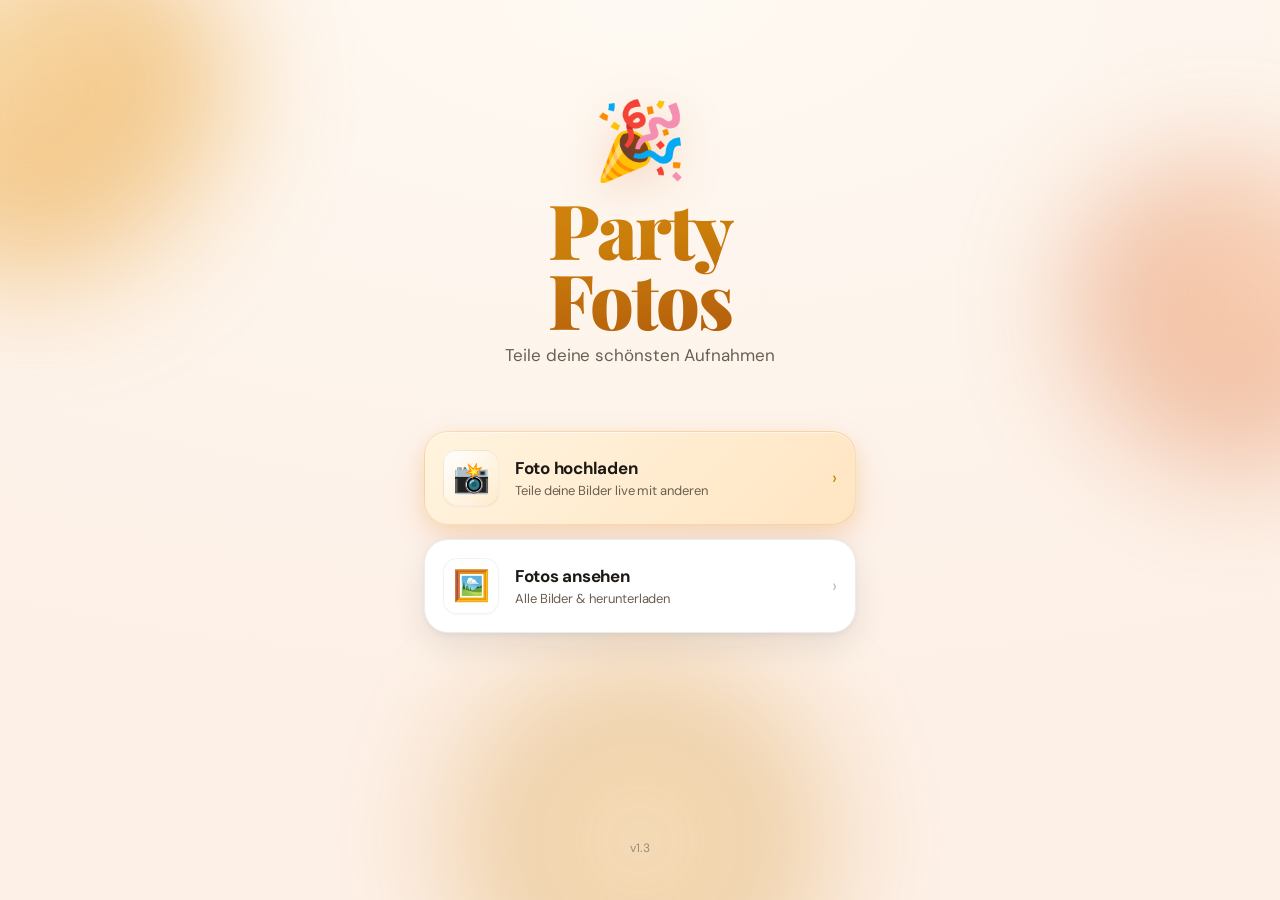
<file: index.html>
<!doctype html>
<html lang="de">
<head>
<meta charset="utf-8">
<meta name="viewport" content="width=device-width,initial-scale=1,viewport-fit=cover,user-scalable=no">
<meta name="theme-color" content="#FEF9F2">
<title>Party Fotos</title>
<link rel="preconnect" href="https://fonts.googleapis.com">
<link rel="preconnect" href="https://fonts.gstatic.com" crossorigin>
<link href="https://fonts.googleapis.com/css2?family=Playfair+Display:wght@700;800;900&family=DM+Sans:wght@400;500;600;700&display=swap" rel="stylesheet">
<link rel="stylesheet" href="styles.css">
<style>
  .home {
    display: flex;
    flex-direction: column;
    min-height: 100vh;
    min-height: 100svh;
    padding: calc(var(--safe-top) + 32px) 24px calc(var(--safe-bot) + 24px);
  }
  .hero {
    text-align: center;
    margin-top: clamp(28px, 8vh, 80px);
  }
  .hero .confetti {
    font-size: 76px;
    line-height: 1;
    display: inline-block;
    transform-origin: 70% 70%;
    animation: pop 1.1s cubic-bezier(.2,.7,.2,1) .05s both, sway 6s ease-in-out 1.2s infinite;
    filter: drop-shadow(0 10px 22px rgba(212,90,30,0.22));
  }
  @keyframes pop {
    0%   { opacity: 0; transform: scale(.5) rotate(-20deg); }
    60%  { opacity: 1; transform: scale(1.15) rotate(8deg); }
    100% { opacity: 1; transform: scale(1) rotate(0); }
  }
  @keyframes sway {
    0%,100% { transform: rotate(0); }
    50%      { transform: rotate(-6deg); }
  }
  .hero h1 {
    font-family: var(--display);
    font-weight: 900;
    letter-spacing: -0.03em;
    line-height: 0.92;
    font-size: clamp(56px, 18vw, 76px);
    margin: 14px 0 10px;
    background: linear-gradient(170deg, #D78410 0%, #C97D0A 40%, #B0570E 100%);
    -webkit-background-clip: text;
    background-clip: text;
    -webkit-text-fill-color: transparent;
    text-wrap: balance;
  }
  .hero p {
    font-size: 17px;
    color: var(--ink-soft);
    margin: 0;
    letter-spacing: -0.005em;
  }
  .actions {
    display: flex;
    flex-direction: column;
    gap: 14px;
    margin-top: clamp(36px, 7vh, 64px);
  }
  .diashow-wrap {
    display: flex;
    justify-content: center;
    margin-top: 22px;
  }
  .version {
    margin-top: auto;
    padding-top: 24px;
  }
</style>
</head>
<body>
  <div class="blobs" aria-hidden="true">
    <div class="blob b1"></div>
    <div class="blob b2"></div>
    <div class="blob b3"></div>
  </div>

  <main class="app home" data-screen-label="Startseite">
    <section class="hero">
      <div class="confetti" aria-hidden="true">🎉</div>
      <h1 class="enter enter-1" id="heroTitle">Party<br>Fotos</h1>
      <p class="tagline enter enter-2" id="heroTagline">Teile deine schönsten Aufnahmen</p>
    </section>

    <section class="actions" aria-label="Aktionen">
      <a class="action-card primary enter enter-3" href="upload.html">
        <div class="icon-tile" aria-hidden="true">📸</div>
        <div class="copy">
          <div class="title">Foto hochladen</div>
          <div class="subtitle">Teile deine Bilder live mit anderen</div>
        </div>
        <div class="chev" aria-hidden="true">›</div>
      </a>
      <a class="action-card enter enter-4" href="gallery.html">
        <div class="icon-tile" aria-hidden="true">🖼️</div>
        <div class="copy">
          <div class="title">Fotos ansehen</div>
          <div class="subtitle">Alle Bilder &amp; herunterladen</div>
        </div>
        <div class="chev" aria-hidden="true">›</div>
      </a>
    </section>

    <footer class="version enter enter-5">v1.3</footer>
  </main>
<script>
(function(){
  // Titel dynamisch aus config.json laden
  fetch('admin.php?action=get_config')
    .then(r => r.json())
    .then(d => {
      if (!d.ok) return;
      if (d.title) {
        const el = document.getElementById('heroTitle');
        if (el) el.innerHTML = d.title.replace(/\s+/, '<br>');
        document.title = d.title;
      }
      if (d.tagline) {
        const tl = document.getElementById('heroTagline');
        if (tl) tl.textContent = d.tagline;
      }
    })
    .catch(() => {});
})();
</script>
</body>
</html>
</file>
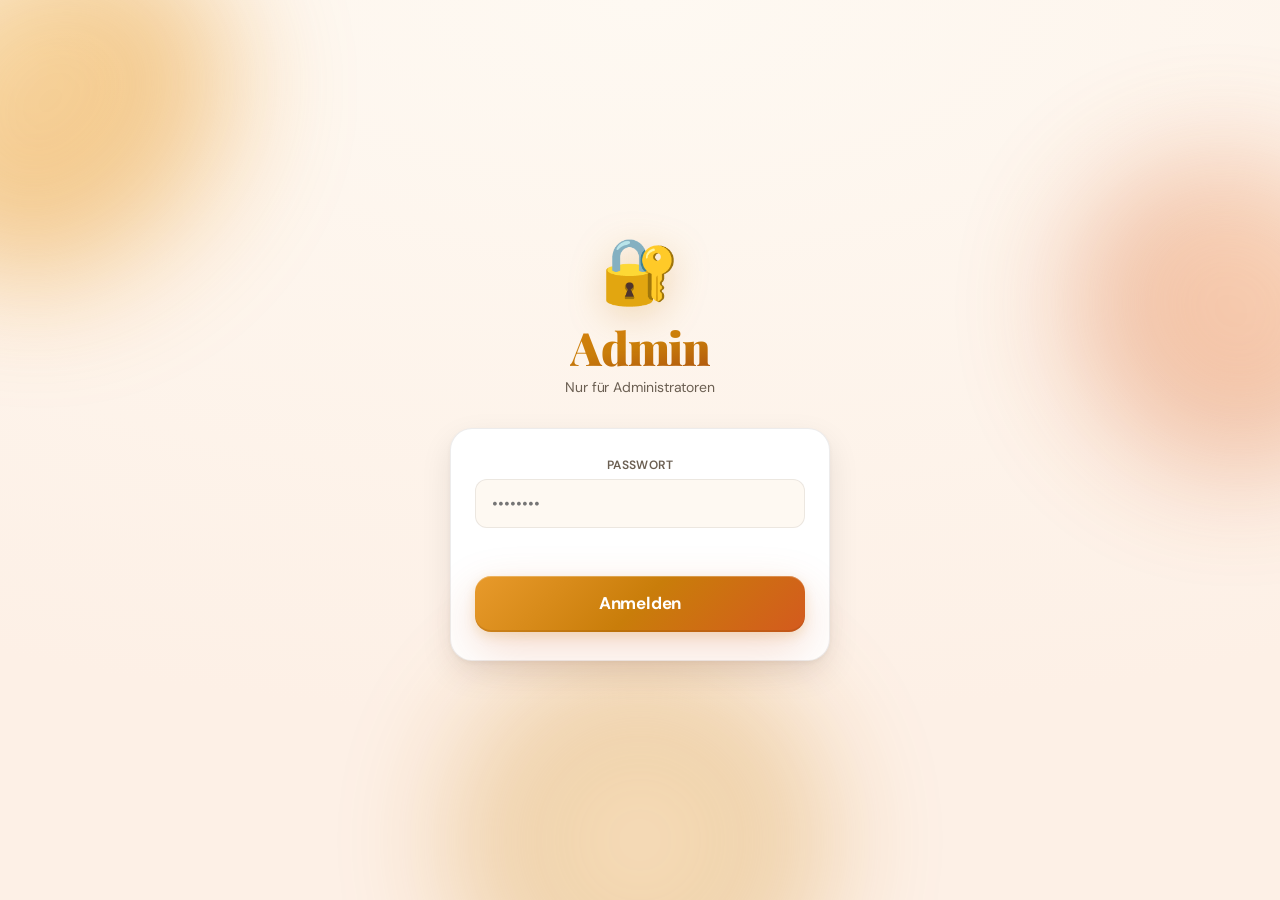
<file: admin.html>
<!doctype html>
<html lang="de">
<head>
<meta charset="utf-8">
<meta name="viewport" content="width=device-width,initial-scale=1,viewport-fit=cover,user-scalable=no">
<meta name="theme-color" content="#FEF9F2">
<title>Admin · Party Fotos</title>
<link rel="preconnect" href="https://fonts.googleapis.com">
<link rel="preconnect" href="https://fonts.gstatic.com" crossorigin>
<link href="https://fonts.googleapis.com/css2?family=Playfair+Display:wght@700;800;900&family=DM+Sans:wght@400;500;600;700&display=swap" rel="stylesheet">
<link rel="stylesheet" href="styles.css">
<style>
  /* ── Login ─────────────────────────────────────────────────── */
  #login-screen {
    display: flex;
    flex-direction: column;
    align-items: center;
    justify-content: center;
    min-height: 100svh;
    padding: 32px 28px calc(var(--safe-bot) + 32px);
    text-align: center;
    position: relative;
    z-index: 1;
  }
  #login-screen .lock-icon {
    font-size: 64px;
    line-height: 1;
    filter: drop-shadow(0 8px 18px rgba(201,125,10,0.25));
    animation: bob 4s ease-in-out infinite;
    margin-bottom: 20px;
  }
  #login-screen h1 {
    font-family: var(--display);
    font-weight: 900;
    font-size: clamp(34px, 10vw, 46px);
    letter-spacing: -0.028em;
    line-height: 1;
    margin: 0 0 8px;
    background: linear-gradient(170deg, #D78410 0%, #C97D0A 50%, #B0570E 100%);
    -webkit-background-clip: text; background-clip: text;
    -webkit-text-fill-color: transparent;
  }
  #login-screen .sub {
    font-size: 14px;
    color: var(--ink-soft);
    margin: 0 0 32px;
  }
  .login-card {
    width: 100%;
    max-width: 380px;
    background: var(--card);
    border-radius: 22px;
    padding: 28px 24px;
    box-shadow: var(--shadow-md);
    border: 1px solid var(--line);
  }
  .field-wrap {
    position: relative;
    margin-bottom: 16px;
  }
  .field-wrap label {
    display: block;
    font-size: 12px;
    font-weight: 600;
    color: var(--ink-soft);
    letter-spacing: 0.04em;
    text-transform: uppercase;
    margin-bottom: 6px;
  }
  .field-wrap input {
    width: 100%;
    padding: 13px 16px;
    border-radius: 12px;
    border: 1.5px solid var(--line);
    background: var(--bg-1);
    font-family: var(--body);
    font-size: 16px;
    color: var(--ink);
    outline: none;
    transition: border-color .15s ease, box-shadow .15s ease;
  }
  .field-wrap input:focus {
    border-color: var(--amber);
    box-shadow: 0 0 0 3px rgba(201,125,10,0.12);
  }
  .login-error {
    font-size: 13px;
    color: #C0392B;
    font-weight: 500;
    min-height: 18px;
    margin-bottom: 14px;
    text-align: center;
  }

  /* ── Dashboard ─────────────────────────────────────────────── */
  #dashboard { display: none; }
  #dashboard.visible { display: block; }

  .admin-header {
    padding: calc(var(--safe-top) + 18px) 20px 0;
    display: flex;
    align-items: center;
    justify-content: space-between;
    max-width: 480px;
    margin: 0 auto;
    position: relative;
    z-index: 1;
  }
  .admin-header h2 {
    font-family: var(--display);
    font-weight: 900;
    font-size: 26px;
    letter-spacing: -0.025em;
    margin: 0;
    background: linear-gradient(170deg, #D78410, #B0570E);
    -webkit-background-clip: text; background-clip: text;
    -webkit-text-fill-color: transparent;
  }
  .admin-header .badge {
    font-size: 11px;
    font-weight: 700;
    color: var(--amber);
    background: rgba(201,125,10,0.1);
    padding: 3px 10px;
    border-radius: 999px;
    letter-spacing: 0.04em;
    text-transform: uppercase;
  }

  /* Tab-Navigation */
  .tab-bar {
    display: flex;
    gap: 0;
    padding: 14px 20px 0;
    max-width: 480px;
    margin: 0 auto;
    position: relative;
    z-index: 1;
    border-bottom: 1.5px solid var(--line);
  }
  .tab-btn {
    flex: 1;
    background: none;
    border: none;
    padding: 10px 4px 12px;
    font-family: var(--body);
    font-size: 14px;
    font-weight: 600;
    color: var(--ink-mute);
    cursor: pointer;
    position: relative;
    transition: color .15s ease;
  }
  .tab-btn.active { color: var(--amber); }
  .tab-btn.active::after {
    content: "";
    position: absolute;
    bottom: -1.5px; left: 12%; right: 12%;
    height: 2.5px;
    border-radius: 2px;
    background: linear-gradient(90deg, #E89A2B, #D45A1E);
  }

  /* Tab-Inhalte */
  .tab-panel {
    display: none;
    padding: 20px 20px calc(var(--safe-bot) + 24px);
    max-width: 480px;
    margin: 0 auto;
    position: relative;
    z-index: 1;
  }
  .tab-panel.active { display: block; }

  /* ── Settings-Tab ──────────────────────────────────────── */
  .settings-section {
    background: var(--card);
    border-radius: 18px;
    padding: 20px;
    box-shadow: var(--shadow-sm);
    border: 1px solid var(--line);
    margin-bottom: 16px;
  }
  .settings-section h3 {
    font-size: 13px;
    font-weight: 700;
    color: var(--ink-soft);
    letter-spacing: 0.04em;
    text-transform: uppercase;
    margin: 0 0 14px;
  }
  .setting-row {
    margin-bottom: 14px;
  }
  .setting-row:last-child { margin-bottom: 0; }
  .setting-row label {
    display: block;
    font-size: 13px;
    font-weight: 600;
    color: var(--ink-soft);
    margin-bottom: 6px;
  }
  .setting-row input[type=text] {
    width: 100%;
    padding: 11px 14px;
    border-radius: 10px;
    border: 1.5px solid var(--line);
    background: var(--bg-1);
    font-family: var(--body);
    font-size: 15px;
    color: var(--ink);
    outline: none;
    transition: border-color .15s ease, box-shadow .15s ease;
  }
  .setting-row input[type=text]:focus {
    border-color: var(--amber);
    box-shadow: 0 0 0 3px rgba(201,125,10,0.12);
  }
  .setting-hint {
    font-size: 12px;
    color: var(--ink-mute);
    margin-top: 5px;
  }
  .save-feedback {
    font-size: 13px;
    min-height: 18px;
    font-weight: 500;
    margin-top: 12px;
    text-align: center;
    transition: opacity .3s ease;
  }
  .save-feedback.ok   { color: #2E7D32; }
  .save-feedback.err  { color: #C0392B; }

  /* ── Photos-Tab ──────────────────────────────────────────── */
  .admin-grid {
    display: grid;
    grid-template-columns: 1fr 1fr;
    gap: 10px;
  }
  .admin-tile {
    position: relative;
    aspect-ratio: 1 / 1;
    border-radius: 14px;
    overflow: hidden;
    background: var(--card);
    box-shadow: var(--shadow-sm);
  }
  .admin-tile img {
    position: absolute; inset: 0;
    width: 100%; height: 100%;
    object-fit: cover;
    display: block;
    transition: opacity .2s ease;
  }
  .admin-tile.hidden-tile img { opacity: 0.35; }
  .admin-tile .cat-badge {
    position: absolute;
    top: 7px; left: 7px;
    font-size: 10px;
    font-weight: 700;
    padding: 3px 7px;
    border-radius: 999px;
    text-transform: uppercase;
    letter-spacing: 0.04em;
  }
  .admin-tile .cat-badge.fotobox {
    background: rgba(201,125,10,0.85);
    color: #fff;
  }
  .admin-tile .cat-badge.guest {
    background: rgba(28,24,20,0.55);
    color: rgba(255,255,255,0.9);
  }
  .admin-tile .hidden-label {
    position: absolute;
    inset: 0;
    display: flex;
    align-items: center;
    justify-content: center;
    font-size: 11px;
    font-weight: 700;
    color: rgba(255,255,255,0.9);
    text-transform: uppercase;
    letter-spacing: 0.06em;
    background: rgba(28,24,20,0.35);
    opacity: 0;
    transition: opacity .2s ease;
  }
  .admin-tile.hidden-tile .hidden-label { opacity: 1; }
  .admin-tile .tile-actions {
    position: absolute;
    bottom: 0; left: 0; right: 0;
    display: flex;
    gap: 1px;
    background: rgba(28,24,20,0.55);
    backdrop-filter: blur(6px);
  }
  .admin-tile .tile-btn {
    flex: 1;
    border: none;
    background: transparent;
    color: #fff;
    font-family: var(--body);
    font-size: 11px;
    font-weight: 600;
    padding: 7px 4px;
    cursor: pointer;
    transition: background .15s ease;
    line-height: 1;
    text-align: center;
  }
  .admin-tile .tile-btn:hover { background: rgba(255,255,255,0.12); }
  .admin-tile .tile-btn.del { color: #FF8A80; }

  /* ── Diashow-Tab ─────────────────────────────────────────── */
  .diashow-section {
    background: var(--card);
    border-radius: 18px;
    padding: 28px 20px;
    box-shadow: var(--shadow-sm);
    border: 1px solid var(--line);
    text-align: center;
  }
  .diashow-section .big-icon {
    font-size: 64px;
    line-height: 1;
    display: inline-block;
    filter: drop-shadow(0 6px 14px rgba(201,125,10,0.2));
    margin-bottom: 16px;
  }
  .diashow-section h3 {
    font-family: var(--display);
    font-size: 22px;
    font-weight: 900;
    letter-spacing: -0.02em;
    color: var(--ink);
    margin: 0 0 8px;
  }
  .diashow-section p {
    font-size: 13px;
    color: var(--ink-soft);
    margin: 0 0 24px;
    line-height: 1.5;
  }
  .diashow-feedback {
    font-size: 13px;
    font-weight: 500;
    min-height: 18px;
    margin-top: 14px;
  }
  .diashow-feedback.ok  { color: #2E7D32; }
  .diashow-feedback.err { color: #C0392B; }

  /* Logout-Link */
  .logout-row {
    text-align: center;
    margin-top: 6px;
  }
  .logout-btn {
    background: none;
    border: none;
    font-family: var(--body);
    font-size: 13px;
    color: var(--ink-mute);
    cursor: pointer;
    text-decoration: underline;
    padding: 8px;
  }
</style>
</head>
<body>
  <div class="blobs" aria-hidden="true">
    <div class="blob b1"></div>
    <div class="blob b2"></div>
    <div class="blob b3"></div>
  </div>

  <!-- ── Login ──────────────────────────────────────────────── -->
  <div id="login-screen">
    <div class="lock-icon" aria-hidden="true">🔐</div>
    <h1>Admin</h1>
    <p class="sub">Nur für Administratoren</p>
    <div class="login-card enter enter-1">
      <div class="field-wrap">
        <label for="pwInput">Passwort</label>
        <input id="pwInput" type="password" autocomplete="current-password" placeholder="••••••••">
      </div>
      <div class="login-error" id="loginError"></div>
      <button class="btn btn-amber" id="loginBtn" type="button">Anmelden</button>
    </div>
  </div>

  <!-- ── Dashboard ──────────────────────────────────────────── -->
  <div id="dashboard">
    <header class="admin-header">
      <h2>Admin</h2>
      <span class="badge">Intern</span>
    </header>

    <nav class="tab-bar" role="tablist">
      <button class="tab-btn active" role="tab" data-tab="settings">⚙️ Einstellungen</button>
      <button class="tab-btn"        role="tab" data-tab="photos">🖼️ Bilder</button>
      <button class="tab-btn"        role="tab" data-tab="diashow">🖥️ Diashow</button>
    </nav>

    <!-- Tab: Einstellungen -->
    <div class="tab-panel active" id="tab-settings" role="tabpanel">
      <div class="settings-section">
        <h3>Startseite</h3>
        <div class="setting-row">
          <label for="inputTitle">Seiten-Titel</label>
          <input type="text" id="inputTitle" maxlength="80" placeholder="Party Fotos">
        </div>
        <div class="setting-row">
          <label for="inputTagline">Untertitel</label>
          <input type="text" id="inputTagline" maxlength="120" placeholder="Teile deine schönsten Aufnahmen">
        </div>
      </div>

      <div class="settings-section">
        <h3>Download-Wasserzeichen</h3>
        <div class="setting-row">
          <label for="inputWatermark">Wasserzeichen-Text</label>
          <input type="text" id="inputWatermark" maxlength="100" placeholder="Party 2025">
          <div class="setting-hint">Erscheint nur in heruntergeladenen Bildern, unten mittig.</div>
        </div>
      </div>

      <button class="btn btn-amber" id="saveConfigBtn" type="button">Einstellungen speichern</button>
      <div class="save-feedback" id="saveFeedback"></div>
      <div class="logout-row">
        <button class="logout-btn" id="logoutBtn" type="button">Abmelden</button>
      </div>
    </div>

    <!-- Tab: Bilder -->
    <div class="tab-panel" id="tab-photos" role="tabpanel">
      <div class="admin-grid" id="adminGrid"></div>
      <div id="photosEmpty" style="display:none; text-align:center; padding:48px 0; color:var(--ink-mute); font-size:14px;">
        Noch keine Fotos hochgeladen.
      </div>
    </div>

    <!-- Tab: Diashow -->
    <div class="tab-panel" id="tab-diashow" role="tabpanel">
      <div class="diashow-section">
        <div class="big-icon" aria-hidden="true">🖥️</div>
        <h3>Diashow starten</h3>
        <p>Öffnet Chromium im Kiosk-Modus auf dem Raspberry Pi und zeigt alle Fotos.</p>
        <button class="btn btn-amber" id="startSlideshowBtn" type="button">
          Diashow starten 🎬
        </button>
        <div class="diashow-feedback" id="diashowFeedback"></div>
      </div>
    </div>
  </div>

<script>
(function(){
  // ── Elemente ────────────────────────────────────────────────
  const loginScreen = document.getElementById('login-screen');
  const dashboard   = document.getElementById('dashboard');
  const pwInput     = document.getElementById('pwInput');
  const loginBtn    = document.getElementById('loginBtn');
  const loginError  = document.getElementById('loginError');
  const logoutBtn   = document.getElementById('logoutBtn');

  const tabBtns     = document.querySelectorAll('.tab-btn');
  const tabPanels   = document.querySelectorAll('.tab-panel');

  const inputTitle     = document.getElementById('inputTitle');
  const inputTagline   = document.getElementById('inputTagline');
  const inputWatermark = document.getElementById('inputWatermark');
  const saveConfigBtn  = document.getElementById('saveConfigBtn');
  const saveFeedback   = document.getElementById('saveFeedback');

  const adminGrid   = document.getElementById('adminGrid');
  const photosEmpty = document.getElementById('photosEmpty');

  const startSlideshowBtn = document.getElementById('startSlideshowBtn');
  const diashowFeedback   = document.getElementById('diashowFeedback');

  // ── Session-Check ───────────────────────────────────────────
  async function checkSession(){
    try {
      const r = await fetch('admin.php?action=check');
      const d = await r.json();
      if (d.logged_in) showDashboard();
    } catch(e) {}
  }

  // ── Login ───────────────────────────────────────────────────
  async function doLogin(){
    loginError.textContent = '';
    loginBtn.disabled = true;
    loginBtn.textContent = 'Prüfe…';
    const fd = new FormData();
    fd.append('password', pwInput.value);
    try {
      const r = await fetch('admin.php?action=login', { method: 'POST', body: fd });
      const d = await r.json();
      if (d.ok) {
        showDashboard();
      } else {
        loginError.textContent = d.error || 'Falsches Passwort';
        pwInput.value = '';
        pwInput.focus();
      }
    } catch(e) {
      loginError.textContent = 'Verbindungsfehler';
    } finally {
      loginBtn.disabled = false;
      loginBtn.textContent = 'Anmelden';
    }
  }

  loginBtn.addEventListener('click', doLogin);
  pwInput.addEventListener('keydown', e => { if (e.key === 'Enter') doLogin(); });

  // ── Logout ──────────────────────────────────────────────────
  logoutBtn.addEventListener('click', async () => {
    await fetch('admin.php?action=logout', { method: 'POST' });
    dashboard.classList.remove('visible');
    loginScreen.style.display = '';
    pwInput.value = '';
  });

  // ── Dashboard zeigen ────────────────────────────────────────
  function showDashboard(){
    loginScreen.style.display = 'none';
    dashboard.classList.add('visible');
    loadConfig();
    loadPhotos();
  }

  // ── Tabs ────────────────────────────────────────────────────
  tabBtns.forEach(btn => {
    btn.addEventListener('click', () => {
      tabBtns.forEach(b => b.classList.remove('active'));
      tabPanels.forEach(p => p.classList.remove('active'));
      btn.classList.add('active');
      document.getElementById('tab-' + btn.dataset.tab).classList.add('active');
    });
  });

  // ── Einstellungen laden ─────────────────────────────────────
  async function loadConfig(){
    try {
      const r = await fetch('admin.php?action=get_config');
      const d = await r.json();
      if (d.ok) {
        inputTitle.value     = d.title          || '';
        inputTagline.value   = d.tagline        || '';
        inputWatermark.value = d.watermark_text || '';
      }
    } catch(e) {}
  }

  // ── Einstellungen speichern ─────────────────────────────────
  saveConfigBtn.addEventListener('click', async () => {
    saveFeedback.textContent = '';
    saveFeedback.className = 'save-feedback';
    saveConfigBtn.disabled = true;
    const fd = new FormData();
    fd.append('title', inputTitle.value);
    fd.append('tagline', inputTagline.value);
    fd.append('watermark_text', inputWatermark.value);
    try {
      const r = await fetch('admin.php?action=save_config', { method: 'POST', body: fd });
      const d = await r.json();
      saveFeedback.classList.add(d.ok ? 'ok' : 'err');
      saveFeedback.textContent = d.ok ? '✓ Gespeichert!' : (d.error || 'Fehler beim Speichern');
    } catch(e) {
      saveFeedback.classList.add('err');
      saveFeedback.textContent = 'Verbindungsfehler';
    } finally {
      saveConfigBtn.disabled = false;
      setTimeout(() => { saveFeedback.textContent = ''; saveFeedback.className = 'save-feedback'; }, 3000);
    }
  });

  // ── Fotos laden (Admin) ─────────────────────────────────────
  async function loadPhotos(){
    adminGrid.innerHTML = '';
    try {
      const r = await fetch('admin.php?action=get_photos');
      const d = await r.json();
      if (!d.ok || !d.photos.length) {
        photosEmpty.style.display = '';
        return;
      }
      photosEmpty.style.display = 'none';
      d.photos.forEach(photo => renderAdminTile(photo));
    } catch(e) {
      adminGrid.innerHTML = '<p style="color:var(--ink-mute);font-size:14px;grid-column:1/-1;text-align:center;padding:32px">Ladefehler</p>';
    }
  }

  function renderAdminTile(photo){
    const tile = document.createElement('div');
    tile.className = 'admin-tile' + (photo.hidden ? ' hidden-tile' : '');
    tile.dataset.name = photo.name;

    const catLabel = photo.category === 'fotobox' ? 'Fotobox' : 'Gast';
    const catClass = photo.category === 'fotobox' ? 'fotobox' : 'guest';
    const hideLabel = photo.hidden ? 'Ausgeblendet' : 'Ausblenden';

    tile.innerHTML = `
      <img loading="lazy" src="thumbs/${encodeURIComponent(photo.name)}" alt="" onerror="this.onerror=null;this.src='uploads/${encodeURIComponent(photo.name)}';">
      <span class="cat-badge ${catClass}">${catLabel}</span>
      <div class="hidden-label">Ausgeblendet</div>
      <div class="tile-actions">
        <button class="tile-btn toggle-btn" data-hidden="${photo.hidden ? '1' : '0'}">${hideLabel}</button>
        <button class="tile-btn del del-btn">Löschen</button>
      </div>`;

    tile.querySelector('.toggle-btn').addEventListener('click', () => toggleHidden(photo.name, tile));
    tile.querySelector('.del-btn').addEventListener('click', () => deletePhoto(photo.name, tile));
    adminGrid.appendChild(tile);
  }

  async function toggleHidden(name, tile){
    const btn = tile.querySelector('.toggle-btn');
    const isHidden = btn.dataset.hidden === '1';
    const newHidden = !isHidden;
    btn.disabled = true;
    const fd = new FormData();
    fd.append('name', name);
    fd.append('hidden', newHidden ? '1' : '0');
    try {
      const r = await fetch('admin.php?action=set_hidden', { method: 'POST', body: fd });
      const d = await r.json();
      if (d.ok) {
        btn.dataset.hidden = newHidden ? '1' : '0';
        btn.textContent = newHidden ? 'Einblenden' : 'Ausblenden';
        tile.classList.toggle('hidden-tile', newHidden);
      }
    } catch(e) {}
    btn.disabled = false;
  }

  async function deletePhoto(name, tile){
    if (!confirm(`"${name}" wirklich löschen? Diese Aktion kann nicht rückgängig gemacht werden.`)) return;
    const fd = new FormData();
    fd.append('name', name);
    try {
      const r = await fetch('admin.php?action=delete_photo', { method: 'POST', body: fd });
      const d = await r.json();
      if (d.ok) {
        tile.style.transition = 'opacity .25s ease, transform .25s ease';
        tile.style.opacity = '0';
        tile.style.transform = 'scale(0.85)';
        setTimeout(() => tile.remove(), 250);
        if (!adminGrid.querySelector('.admin-tile')) photosEmpty.style.display = '';
      } else {
        alert(d.error || 'Fehler beim Löschen');
      }
    } catch(e) {
      alert('Verbindungsfehler');
    }
  }

  // ── Diashow starten ─────────────────────────────────────────
  startSlideshowBtn.addEventListener('click', async () => {
    diashowFeedback.textContent = '';
    diashowFeedback.className = 'diashow-feedback';
    startSlideshowBtn.disabled = true;
    startSlideshowBtn.textContent = 'Starte…';
    try {
      const r = await fetch('admin.php?action=start_slideshow', { method: 'POST' });
      const d = await r.json();
      diashowFeedback.classList.add(d.ok ? 'ok' : 'err');
      diashowFeedback.textContent = d.ok ? '✓ Diashow gestartet!' : (d.error || 'Fehler');
    } catch(e) {
      diashowFeedback.classList.add('err');
      diashowFeedback.textContent = 'Verbindungsfehler';
    } finally {
      startSlideshowBtn.disabled = false;
      startSlideshowBtn.textContent = 'Diashow starten 🎬';
    }
  });

  // ── Init ────────────────────────────────────────────────────
  checkSession();
})();
</script>
</body>
</html>
</file>
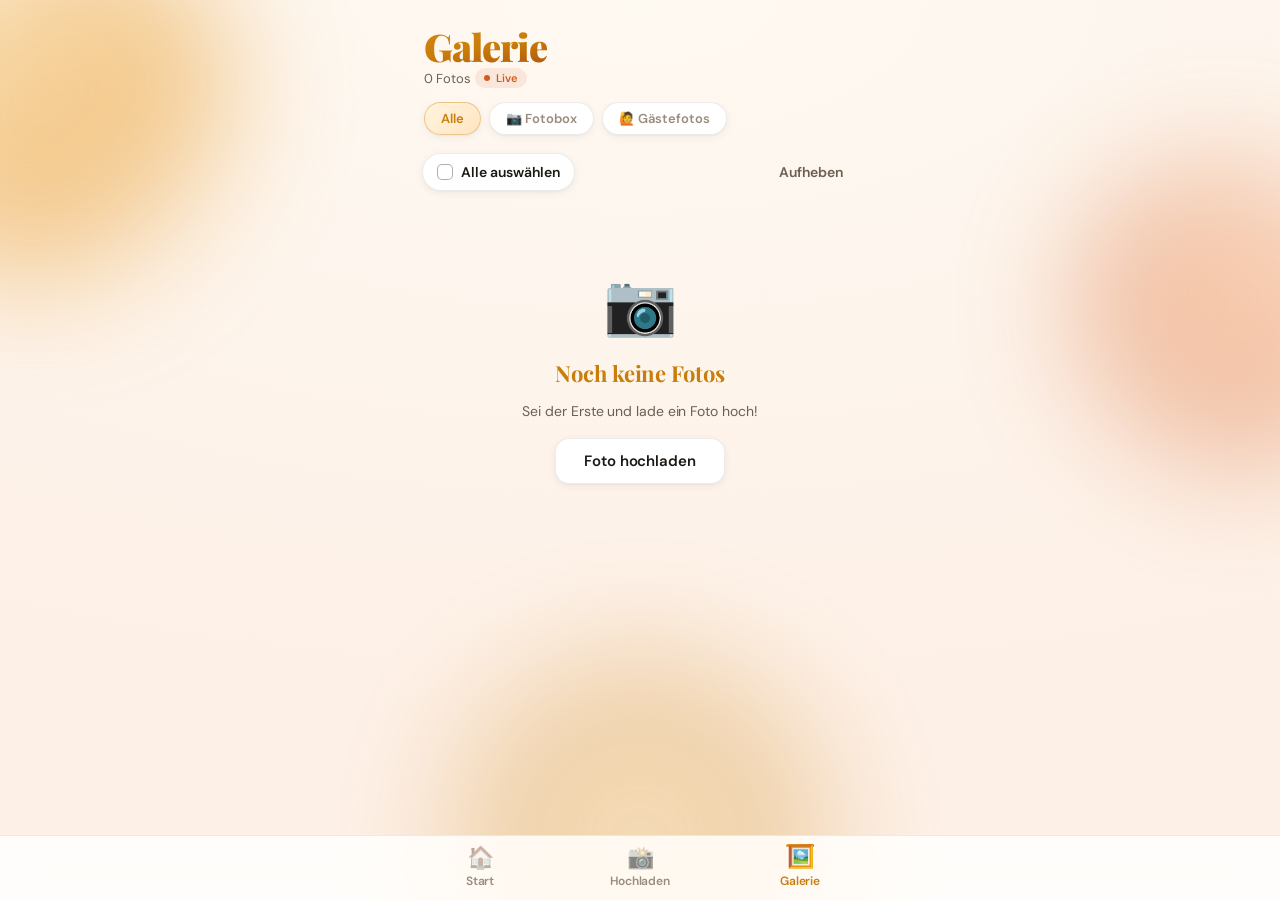
<file: gallery.html>
<!doctype html>
<html lang="de">
<head>
<meta charset="utf-8">
<meta name="viewport" content="width=device-width,initial-scale=1,viewport-fit=cover,user-scalable=no">
<meta name="theme-color" content="#FEF9F2">
<title>Galerie · Party Fotos</title>
<link rel="preconnect" href="https://fonts.googleapis.com">
<link rel="preconnect" href="https://fonts.gstatic.com" crossorigin>
<link href="https://fonts.googleapis.com/css2?family=Playfair+Display:wght@700;800;900&family=DM+Sans:wght@400;500;600;700&display=swap" rel="stylesheet">
<link rel="stylesheet" href="styles.css">
<style>
  .gallery {
    padding: calc(var(--safe-top) + 20px) 18px 20px;
  }
  .gallery .head {
    padding: 8px 6px 14px;
    display: flex;
    align-items: flex-end;
    justify-content: space-between;
    gap: 12px;
  }
  .gallery .head .title-wrap {
    display: flex; flex-direction: column; gap: 2px; min-width: 0;
  }
  .gallery h1 {
    font-family: var(--display);
    font-weight: 900;
    font-size: 38px;
    letter-spacing: -0.025em;
    line-height: 1;
    margin: 0;
    background: linear-gradient(170deg, #D78410 0%, #C97D0A 50%, #B0570E 100%);
    -webkit-background-clip: text; background-clip: text;
    -webkit-text-fill-color: transparent;
  }
  .gallery .count {
    font-size: 13px;
    color: var(--ink-soft);
    letter-spacing: -0.005em;
    display: flex;
    align-items: center;
    gap: 4px;
  }
  .gallery .count .live {
    display: inline-flex; align-items: center; gap: 6px;
    padding: 3px 9px; border-radius: 999px;
    background: rgba(212,90,30,0.1);
    color: var(--orange);
    font-weight: 600; font-size: 11px;
    letter-spacing: 0;
  }
  .gallery .count .dot {
    width: 6px; height: 6px; border-radius: 50%;
    background: var(--orange);
    box-shadow: 0 0 0 0 rgba(212,90,30,0.6);
    animation: pulse 1.6s ease-out infinite;
  }
  @keyframes pulse {
    0%   { box-shadow: 0 0 0 0 rgba(212,90,30,0.55); }
    100% { box-shadow: 0 0 0 8px rgba(212,90,30,0); }
  }

  /* Kategorie-Tabs */
  .cat-tabs {
    display: flex;
    gap: 8px;
    padding: 0 6px 14px;
    overflow-x: auto;
    -webkit-overflow-scrolling: touch;
    scrollbar-width: none;
  }
  .cat-tabs::-webkit-scrollbar { display: none; }
  .cat-tab {
    flex: 0 0 auto;
    padding: 7px 16px;
    border-radius: 999px;
    border: 1.5px solid var(--line);
    background: #fff;
    font-family: var(--body);
    font-size: 13px;
    font-weight: 600;
    color: var(--ink-mute);
    cursor: pointer;
    box-shadow: var(--shadow-sm);
    transition: background .15s ease, color .15s ease, border-color .15s ease;
  }
  .cat-tab.active {
    background: linear-gradient(135deg, #FFF4DF, #FFE5C2);
    border-color: rgba(201,125,10,0.35);
    color: var(--amber);
  }

  /* Android-Captive-Portal-Hinweis */
  .android-tip {
    display: none;
    align-items: flex-start;
    gap: 10px;
    margin: 0 4px 14px;
    padding: 12px 14px;
    border-radius: 14px;
    background: linear-gradient(135deg, #FFF4DF, #FFE5C2);
    border: 1px solid rgba(201,125,10,0.25);
  }
  .android-tip.show { display: flex; }
  .android-tip .ico { font-size: 18px; line-height: 1.3; flex: 0 0 auto; }
  .android-tip .txt {
    font-size: 12.5px;
    line-height: 1.45;
    color: var(--ink);
  }
  .android-tip .txt b { color: var(--amber); }
  .android-tip .close {
    margin-left: auto;
    border: 0; background: transparent;
    color: var(--ink-mute);
    font-size: 16px;
    line-height: 1;
    cursor: pointer;
    padding: 2px 4px;
    flex: 0 0 auto;
  }

  /* Toolbar */
  .toolbar {
    display: flex;
    align-items: center;
    justify-content: space-between;
    gap: 10px;
    padding: 4px 4px 14px;
  }
  .chip {
    display: inline-flex; align-items: center; gap: 8px;
    padding: 9px 14px;
    border-radius: 999px;
    background: #fff;
    border: 1px solid var(--line);
    box-shadow: var(--shadow-sm);
    font-size: 14px; font-weight: 600;
    color: var(--ink);
    cursor: pointer;
    font-family: var(--body);
    transition: transform .12s ease, box-shadow .18s ease, background .18s ease, color .18s ease;
  }
  .chip:active { transform: translateY(1px); }
  .chip.active {
    background: linear-gradient(135deg, #FFF4DF, #FFE5C2);
    border-color: rgba(201,125,10,0.35);
    color: var(--amber);
  }
  .chip .check {
    width: 16px; height: 16px;
    border-radius: 5px;
    border: 1.5px solid rgba(28,24,20,0.35);
    display: inline-flex; align-items: center; justify-content: center;
    background: #fff;
    transition: all .15s ease;
  }
  .chip.active .check {
    background: linear-gradient(135deg, #E89A2B, #C97D0A);
    border-color: transparent;
    color: #fff;
  }
  .chip .check svg { width: 10px; height: 10px; opacity: 0; transition: opacity .15s ease; }
  .chip.active .check svg { opacity: 1; }
  .chip-ghost {
    background: transparent; border-color: transparent; box-shadow: none;
    color: var(--ink-soft);
  }

  /* Grid */
  .grid {
    display: grid;
    grid-template-columns: 1fr 1fr;
    gap: 10px;
  }
  .tile {
    position: relative;
    aspect-ratio: 1 / 1;
    border-radius: 16px;
    overflow: hidden;
    background: var(--card);
    box-shadow: var(--shadow-sm);
    cursor: pointer;
    transition: transform .15s ease, box-shadow .2s ease;
    isolation: isolate;
    border: none;
    padding: 0;
  }
  .tile img {
    position: absolute; inset: 0;
    width: 100%; height: 100%;
    object-fit: cover;
    display: block;
    transition: transform .35s ease, filter .2s ease;
  }
  .tile:active img { transform: scale(.99); }
  .tile::after {
    content: "";
    position: absolute; inset: 0;
    border-radius: 16px;
    box-shadow: inset 0 0 0 0 rgba(201,125,10,0);
    pointer-events: none;
    transition: box-shadow .2s ease;
  }
  .tile.sel { transform: scale(.96); }
  .tile.sel::after {
    box-shadow:
      inset 0 0 0 3px #C97D0A,
      0 6px 16px rgba(201,125,10,0.25);
  }
  .tile.sel img { filter: brightness(0.96) saturate(1.05); }
  .tile .gradient {
    position: absolute; left: 0; right: 0; bottom: 0; height: 40%;
    background: linear-gradient(180deg, transparent, rgba(28,24,20,0.35));
    opacity: 0; transition: opacity .2s ease;
    pointer-events: none;
  }
  .tile.sel .gradient { opacity: 1; }

  .check-badge {
    position: absolute;
    top: 8px; right: 8px;
    width: 28px; height: 28px;
    border-radius: 50%;
    background: #fff;
    border: 1.5px solid rgba(255,255,255,0.9);
    box-shadow: 0 2px 6px rgba(28,24,20,0.18);
    display: flex; align-items: center; justify-content: center;
    color: transparent;
    transform: scale(0.6);
    opacity: 0;
    transition: transform .18s cubic-bezier(.2,.7,.2,1.4), opacity .15s ease, background .15s ease, color .15s ease, border-color .15s ease;
  }
  .check-badge svg { width: 14px; height: 14px; }
  .tile.sel .check-badge {
    transform: scale(1);
    opacity: 1;
    background: linear-gradient(135deg, #E89A2B, #C97D0A);
    border-color: #fff;
    color: #fff;
    box-shadow: 0 3px 10px rgba(201,125,10,0.45);
  }

  /* Empty state */
  .empty {
    grid-column: 1 / -1;
    display: flex;
    flex-direction: column;
    align-items: center;
    gap: 14px;
    padding: 60px 20px;
    text-align: center;
  }
  .empty .ico { font-size: 60px; }
  .empty h2 {
    font-family: var(--display);
    font-size: 22px;
    color: var(--amber);
    margin: 0;
  }
  .empty p { font-size: 14px; color: var(--ink-soft); margin: 0; }
  .empty a {
    margin-top: 4px;
    padding: 12px 28px;
    background: #fff;
    border: 1px solid var(--line);
    border-radius: 14px;
    color: var(--ink);
    font-weight: 600;
    font-size: 15px;
    text-decoration: none;
    box-shadow: var(--shadow-sm);
  }

  /* Floating download FAB */
  .download-fab {
    position: fixed;
    left: 16px; right: 16px;
    bottom: calc(80px + var(--safe-bot));
    z-index: 60;
    transform: translateY(20px);
    opacity: 0;
    pointer-events: none;
    transition: transform .25s cubic-bezier(.2,.7,.2,1), opacity .2s ease;
    max-width: 448px;
    margin: 0 auto;
  }
  .download-fab.show {
    transform: translateY(0);
    opacity: 1;
    pointer-events: auto;
  }
  .download-fab .btn-amber {
    border-radius: 18px;
    min-height: 60px;
    font-size: 17px;
    box-shadow:
      0 1px 0 rgba(255,255,255,0.25) inset,
      0 -2px 0 rgba(120,60,5,0.18) inset,
      0 8px 18px rgba(201,125,10,0.28),
      0 22px 50px rgba(212,90,30,0.28);
  }
  .count-pill {
    display: inline-flex; align-items: center; justify-content: center;
    min-width: 22px; height: 22px; padding: 0 7px;
    border-radius: 999px;
    background: rgba(255,255,255,0.22);
    font-size: 13px;
    font-weight: 700;
  }
</style>
</head>
<body>
  <div class="blobs" aria-hidden="true">
    <div class="blob b1"></div>
    <div class="blob b2"></div>
    <div class="blob b3"></div>
  </div>

  <main class="app gallery has-nav" data-screen-label="Galerie">
    <section class="head enter enter-1">
      <div class="title-wrap">
        <h1>Galerie</h1>
        <div class="count">
          <span id="countText">Lade…</span>
          <span class="live"><span class="dot"></span> Live</span>
        </div>
      </div>
    </section>

    <div class="android-tip" id="androidTip">
      <span class="ico" aria-hidden="true">⚠️</span>
      <span class="txt">
        Falls der Download nicht funktioniert: Tippe oben rechts auf <b>⋮</b> und wähle
        <b>„Im Browser öffnen"</b> — dann nochmal versuchen.
      </span>
      <button class="close" id="androidTipClose" type="button" aria-label="Schließen">✕</button>
    </div>

    <div class="cat-tabs enter enter-2" role="tablist">
      <button class="cat-tab active" data-cat="all"      role="tab">Alle</button>
      <button class="cat-tab"        data-cat="fotobox"  role="tab">📷 Fotobox</button>
      <button class="cat-tab"        data-cat="guest"    role="tab">🙋 Gästefotos</button>
    </div>

    <div class="toolbar enter enter-3">
      <button class="chip" id="selectAll" type="button" aria-pressed="false">
        <span class="check" aria-hidden="true">
          <svg viewBox="0 0 12 12" fill="none"><path d="M2 6.5 5 9.5 10 3" stroke="currentColor" stroke-width="2" stroke-linecap="round" stroke-linejoin="round"/></svg>
        </span>
        <span id="selectAllLabel">Alle auswählen</span>
      </button>
      <button class="chip chip-ghost" id="clearBtn" type="button" hidden>Aufheben</button>
    </div>

    <div class="grid enter enter-4" id="grid"></div>
  </main>

  <div class="download-fab" id="fab">
    <button class="btn btn-amber" id="downloadBtn" type="button">
      <span id="downloadLabel">Herunterladen</span>
      <span class="count-pill" id="fabCount">0</span>
    </button>
  </div>

  <nav class="bottom-nav" aria-label="Hauptnavigation">
    <div class="bottom-nav-inner">
      <a class="nav-item" href="index.html"><span class="ico" aria-hidden="true">🏠</span><span>Start</span></a>
      <a class="nav-item" href="upload.html"><span class="ico" aria-hidden="true">📸</span><span>Hochladen</span></a>
      <a class="nav-item active" href="gallery.html" aria-current="page"><span class="ico" aria-hidden="true">🖼️</span><span>Galerie</span></a>
    </div>
  </nav>

<script>
(function(){
  const grid          = document.getElementById('grid');
  const fab           = document.getElementById('fab');
  const fabCount      = document.getElementById('fabCount');
  const selectAllBtn  = document.getElementById('selectAll');
  const selectAllLbl  = document.getElementById('selectAllLabel');
  const clearBtn      = document.getElementById('clearBtn');
  const countText     = document.getElementById('countText');
  const downloadBtn   = document.getElementById('downloadBtn');
  const downloadLabel = document.getElementById('downloadLabel');
  const catTabs       = document.querySelectorAll('.cat-tab');
  const androidTip      = document.getElementById('androidTip');
  const androidTipClose = document.getElementById('androidTipClose');

  let photos   = [];
  let activeCat = 'all';
  const selected = new Set();

  // Android-Hinweis: Captive-Portal-WebViews unterstützen oft keinen Datei-Download
  if (/Android/i.test(navigator.userAgent) && !localStorage.getItem('androidTipDismissed')) {
    androidTip.classList.add('show');
  }
  androidTipClose.addEventListener('click', () => {
    androidTip.classList.remove('show');
    localStorage.setItem('androidTipDismissed', '1');
  });

  // Kategorie-Tabs
  catTabs.forEach(tab => {
    tab.addEventListener('click', () => {
      catTabs.forEach(t => t.classList.remove('active'));
      tab.classList.add('active');
      activeCat = tab.dataset.cat;
      selected.clear();
      load();
    });
  });

  async function load(){
    try {
      const url = 'photos.php?_=' + Date.now() + (activeCat !== 'all' ? '&cat=' + activeCat : '');
      const res = await fetch(url);
      photos = await res.json();
    } catch(e) { photos = []; }
    render();
  }

  function render(){
    grid.innerHTML = '';
    countText.textContent = photos.length + (photos.length === 1 ? ' Foto' : ' Fotos');

    if (photos.length === 0) {
      const empty = document.createElement('div');
      empty.className = 'empty';
      empty.innerHTML = `
        <div class="ico">📷</div>
        <h2>Noch keine Fotos</h2>
        <p>Sei der Erste und lade ein Foto hoch!</p>
        <a href="upload.html">Foto hochladen</a>`;
      grid.appendChild(empty);
      return;
    }

    photos.forEach((filename, i) => {
      const tile = document.createElement('button');
      tile.className = 'tile enter';
      tile.type = 'button';
      tile.setAttribute('aria-pressed', 'false');
      tile.dataset.filename = filename;
      tile.style.animationDelay = (0.05 + i * 0.035) + 's';
      if (selected.has(filename)) tile.classList.add('sel');
      tile.innerHTML = `
        <img loading="lazy" alt="Foto ${i+1}" src="thumbs/${encodeURIComponent(filename)}" onerror="this.onerror=null;this.src='uploads/${encodeURIComponent(filename)}';">
        <div class="gradient" aria-hidden="true"></div>
        <span class="check-badge" aria-hidden="true">
          <svg viewBox="0 0 14 14" fill="none"><path d="M2 7.5 5.5 11 12 3.5" stroke="currentColor" stroke-width="2.2" stroke-linecap="round" stroke-linejoin="round"/></svg>
        </span>`;
      tile.addEventListener('click', () => toggle(filename, tile));
      grid.appendChild(tile);
    });
    sync();
  }

  function toggle(filename, el){
    if (selected.has(filename)){
      selected.delete(filename);
      el.classList.remove('sel');
      el.setAttribute('aria-pressed','false');
    } else {
      selected.add(filename);
      el.classList.add('sel');
      el.setAttribute('aria-pressed','true');
    }
    sync();
  }

  function sync(){
    const n = selected.size;
    fabCount.textContent = n;
    fab.classList.toggle('show', n > 0);
    const all = photos.length > 0 && n === photos.length;
    selectAllBtn.classList.toggle('active', all);
    selectAllBtn.setAttribute('aria-pressed', all ? 'true' : 'false');
    selectAllLbl.textContent = all ? 'Alle gewählt' : 'Alle auswählen';
    clearBtn.hidden = (n === 0);
    downloadLabel.textContent = n === 1 ? 'Herunterladen' : 'Herunterladen';
  }

  selectAllBtn.addEventListener('click', () => {
    const tiles = grid.querySelectorAll('.tile');
    if (selected.size === photos.length && photos.length > 0) {
      selected.clear();
      tiles.forEach(t => { t.classList.remove('sel'); t.setAttribute('aria-pressed','false'); });
    } else {
      photos.forEach(f => selected.add(f));
      tiles.forEach(t => { t.classList.add('sel'); t.setAttribute('aria-pressed','true'); });
    }
    sync();
  });

  clearBtn.addEventListener('click', () => {
    selected.clear();
    grid.querySelectorAll('.tile').forEach(t => { t.classList.remove('sel'); t.setAttribute('aria-pressed','false'); });
    sync();
  });

  downloadBtn.addEventListener('click', async () => {
    if (!selected.size) return;
    if (selected.size === 1) {
      // Einzeldownload über download.php → Wasserzeichen wird eingebrannt
      // Als Blob laden + <a download> auslösen, statt direkt zu navigieren:
      // mobile Browser (v.a. Android Chrome) zeigen Bilder bei Direkt-Navigation
      // sonst oft nur als Vorschau an, statt sie zu speichern.
      const filename = [...selected][0];
      const origLabel = downloadLabel.textContent;
      downloadLabel.textContent = 'Wird vorbereitet…';
      downloadBtn.disabled = true;
      try {
        const res = await fetch('download.php?file=' + encodeURIComponent(filename));
        if (!res.ok) throw new Error('Download fehlgeschlagen');
        const blob = await res.blob();
        const file = new File([blob], filename, { type: blob.type || 'image/jpeg' });

        // iOS Safari erlaubt Webseiten nie ein automatisches Speichern in die Fotos-App
        // (Datenschutz-Vorgabe von Apple). Die Web-Share-API öffnet stattdessen direkt
        // das native Teilen-Menü mit "Bild sichern" als Option — ein Tap statt Long-Press.
        if (navigator.canShare && navigator.canShare({ files: [file] })) {
          try {
            await navigator.share({ files: [file] });
            return;
          } catch (shareErr) {
            if (shareErr && shareErr.name === 'AbortError') return; // Nutzer hat abgebrochen
            // sonst: weiter zum Blob-Fallback unten
          }
        }

        // Fallback (Android Chrome, Desktop-Browser ohne Share-API)
        const url = URL.createObjectURL(blob);
        const a = document.createElement('a');
        a.href = url;
        a.download = filename;
        document.body.appendChild(a);
        a.click();
        document.body.removeChild(a);
        URL.revokeObjectURL(url);
      } catch (e) {
        alert('Download fehlgeschlagen. Bitte erneut versuchen.');
      } finally {
        downloadLabel.textContent = origLabel;
        downloadBtn.disabled = false;
      }
      return;
    }
    // ZIP-Download via POST → Wasserzeichen auf alle Dateien
    const form = document.createElement('form');
    form.method = 'POST';
    form.action = 'download.php';
    const input = document.createElement('input');
    input.type = 'hidden';
    input.name = 'files_json';
    input.value = JSON.stringify([...selected]);
    form.appendChild(input);
    document.body.appendChild(form);
    form.submit();
    document.body.removeChild(form);
  });

  load();
})();
</script>
</body>
</html>
</file>
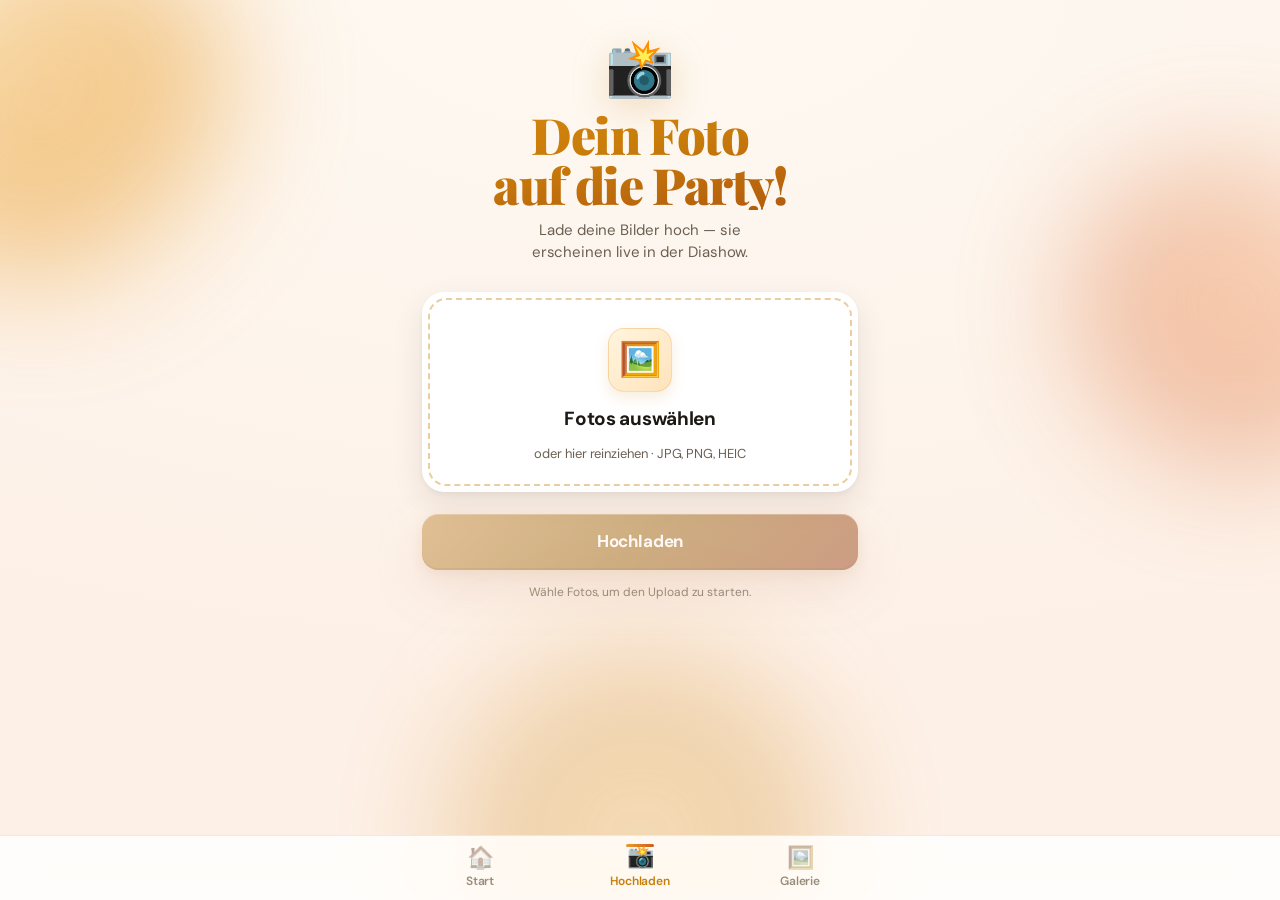
<file: upload.html>
<!doctype html>
<html lang="de">
<head>
<meta charset="utf-8">
<meta name="viewport" content="width=device-width,initial-scale=1,viewport-fit=cover,user-scalable=no">
<meta name="theme-color" content="#FEF9F2">
<title>Foto hochladen · Party Fotos</title>
<link rel="preconnect" href="https://fonts.googleapis.com">
<link rel="preconnect" href="https://fonts.gstatic.com" crossorigin>
<link href="https://fonts.googleapis.com/css2?family=Playfair+Display:wght@700;800;900&family=DM+Sans:wght@400;500;600;700&display=swap" rel="stylesheet">
<link rel="stylesheet" href="styles.css">
<style>
  .upload {
    padding: calc(var(--safe-top) + 24px) 22px 32px;
  }
  .upload .head {
    text-align: center;
    padding-top: 16px;
  }
  .upload .head .icon {
    font-size: 56px;
    line-height: 1;
    display: inline-block;
    filter: drop-shadow(0 8px 18px rgba(201,125,10,0.22));
    animation: floaty 5s ease-in-out infinite;
  }
  @keyframes floaty {
    0%,100% { transform: translateY(0) rotate(-2deg); }
    50% { transform: translateY(-5px) rotate(3deg); }
  }
  .upload h1 {
    font-family: var(--display);
    font-weight: 900;
    letter-spacing: -0.028em;
    line-height: 1.0;
    font-size: clamp(40px, 11vw, 50px);
    margin: 14px 0 10px;
    background: linear-gradient(170deg, #D78410 0%, #C97D0A 40%, #B0570E 100%);
    -webkit-background-clip: text;
    background-clip: text;
    -webkit-text-fill-color: transparent;
    text-wrap: balance;
  }
  .upload .sub {
    font-size: 15px;
    color: var(--ink-soft);
    margin: 0 auto;
    max-width: 32ch;
    line-height: 1.45;
    letter-spacing: -0.005em;
    text-wrap: balance;
  }

  /* Drop zone */
  .dropzone {
    margin-top: 28px;
    position: relative;
    background: var(--card);
    border-radius: 22px;
    padding: 36px 22px 30px;
    box-shadow: var(--shadow-md);
    min-height: 200px;
    display: flex;
    flex-direction: column;
    align-items: center;
    justify-content: center;
    gap: 14px;
    overflow: hidden;
    cursor: pointer;
  }
  .dropzone::before {
    content: "";
    position: absolute; inset: 6px;
    border-radius: 18px;
    border: 2px dashed rgba(201,125,10,0.38);
    pointer-events: none;
    transition: border-color .2s ease, background .2s ease;
  }
  .dropzone.drag::before {
    border-color: var(--amber);
    background: linear-gradient(180deg, rgba(232,154,43,0.06), rgba(212,90,30,0.06));
  }
  .dropzone .photo-icon {
    width: 64px; height: 64px;
    border-radius: 16px;
    background: linear-gradient(135deg, #FFF5DF, #FFE3BB);
    border: 1px solid rgba(201,125,10,0.18);
    display: flex; align-items: center; justify-content: center;
    font-size: 34px; line-height: 1;
    box-shadow: 0 6px 14px rgba(201,125,10,0.14);
    transition: transform .2s ease;
  }
  .dropzone.drag .photo-icon { transform: scale(1.1); }
  .dropzone .label {
    font-weight: 700;
    font-size: 19px;
    letter-spacing: -0.015em;
    color: var(--ink);
  }
  .dropzone .hint {
    font-size: 13px;
    color: var(--ink-soft);
    text-align: center;
    letter-spacing: -0.005em;
  }
  .dropzone input[type=file] {
    position: absolute; inset: 0; opacity: 0; cursor: pointer;
  }

  /* Selected list */
  .selected {
    margin-top: 14px;
    display: none;
    flex-direction: column;
    gap: 8px;
  }
  .selected.show { display: flex; }
  .thumb-row {
    display: flex;
    align-items: center;
    gap: 12px;
    background: #fff;
    border-radius: 14px;
    padding: 10px 12px;
    box-shadow: var(--shadow-sm);
    border: 1px solid var(--line);
  }
  .thumb-row .tt {
    width: 44px; height: 44px;
    border-radius: 10px;
    background: linear-gradient(135deg, #FFE3BB, #FFB279);
    flex: 0 0 44px;
    display: flex; align-items: center; justify-content: center;
    font-size: 20px;
    overflow: hidden;
  }
  .thumb-row .tt img {
    width: 100%; height: 100%;
    object-fit: cover;
    border-radius: 10px;
  }
  .thumb-row .meta { flex: 1; min-width: 0; }
  .thumb-row .name {
    font-size: 14px; font-weight: 600;
    white-space: nowrap; overflow: hidden; text-overflow: ellipsis;
  }
  .thumb-row .size { font-size: 12px; color: var(--ink-mute); }
  .thumb-row .rm {
    border: 0; background: transparent; color: var(--ink-mute);
    font-size: 18px; cursor: pointer; padding: 6px 8px; line-height: 1;
  }

  .cta-wrap { margin-top: 22px; }
  .help {
    text-align: center;
    font-size: 12px;
    color: var(--ink-mute);
    margin-top: 14px;
    letter-spacing: -0.005em;
    min-height: 18px;
  }
  .help b { color: var(--amber); font-weight: 600; }

  /* Android-Captive-Portal-Hinweis */
  .android-tip {
    display: none;
    align-items: flex-start;
    gap: 10px;
    margin-top: 18px;
    padding: 12px 14px;
    border-radius: 14px;
    background: linear-gradient(135deg, #FFF4DF, #FFE5C2);
    border: 1px solid rgba(201,125,10,0.25);
  }
  .android-tip.show { display: flex; }
  .android-tip .ico { font-size: 18px; line-height: 1.3; flex: 0 0 auto; }
  .android-tip .txt {
    font-size: 12.5px;
    line-height: 1.45;
    color: var(--ink);
  }
  .android-tip .txt b { color: var(--amber); }
  .android-tip .close {
    margin-left: auto;
    border: 0; background: transparent;
    color: var(--ink-mute);
    font-size: 16px;
    line-height: 1;
    cursor: pointer;
    padding: 2px 4px;
    flex: 0 0 auto;
  }

  /* Progress bar */
  .progress-bar {
    height: 4px;
    background: rgba(28,24,20,0.08);
    border-radius: 99px;
    overflow: hidden;
    margin-top: 14px;
    display: none;
  }
  .progress-bar.show { display: block; }
  .progress-fill {
    height: 100%;
    background: linear-gradient(90deg, #E89A2B, #D45A1E);
    border-radius: 99px;
    width: 0%;
    transition: width 0.3s ease;
  }
</style>
</head>
<body>
  <div class="blobs" aria-hidden="true">
    <div class="blob b1"></div>
    <div class="blob b2"></div>
    <div class="blob b3"></div>
  </div>

  <main class="app upload has-nav" data-screen-label="Upload">
    <section class="head enter enter-1">
      <div class="icon" aria-hidden="true">📸</div>
      <h1>Dein Foto<br>auf die Party!</h1>
      <p class="sub">Lade deine Bilder hoch — sie erscheinen live in der Diashow.</p>
    </section>

    <div class="dropzone enter enter-2" id="dropzone">
      <div class="photo-icon" aria-hidden="true">🖼️</div>
      <div class="label">Fotos auswählen</div>
      <div class="hint">oder hier reinziehen · JPG, PNG, HEIC</div>
      <input id="fileInput" type="file" accept="image/*" multiple>
    </div>

    <div class="android-tip" id="androidTip">
      <span class="ico" aria-hidden="true">⚠️</span>
      <span class="txt">
        Falls sich kein Dateiauswahl-Fenster öffnet: Tippe oben rechts auf <b>⋮</b> und wähle
        <b>„Im Browser öffnen"</b> — dann nochmal versuchen.
      </span>
      <button class="close" id="androidTipClose" type="button" aria-label="Schließen">✕</button>
    </div>

    <div class="selected enter" id="selected" aria-live="polite"></div>

    <div class="cta-wrap enter enter-3">
      <button class="btn btn-amber" id="uploadBtn" disabled>
        <span id="uploadLabel">Hochladen</span>
      </button>
      <div class="progress-bar" id="progressBar">
        <div class="progress-fill" id="progressFill"></div>
      </div>
      <div class="help" id="help">Wähle Fotos, um den Upload zu starten.</div>
    </div>
  </main>

  <nav class="bottom-nav" aria-label="Hauptnavigation">
    <div class="bottom-nav-inner">
      <a class="nav-item" href="index.html"><span class="ico" aria-hidden="true">🏠</span><span>Start</span></a>
      <a class="nav-item active" href="upload.html" aria-current="page"><span class="ico" aria-hidden="true">📸</span><span>Hochladen</span></a>
      <a class="nav-item" href="gallery.html"><span class="ico" aria-hidden="true">🖼️</span><span>Galerie</span></a>
    </div>
  </nav>

<script>
(function(){
  const dz      = document.getElementById('dropzone');
  const fi      = document.getElementById('fileInput');
  const sel     = document.getElementById('selected');
  const btn     = document.getElementById('uploadBtn');
  const lbl     = document.getElementById('uploadLabel');
  const help    = document.getElementById('help');
  const progBar = document.getElementById('progressBar');
  const progFill= document.getElementById('progressFill');
  const androidTip      = document.getElementById('androidTip');
  const androidTipClose = document.getElementById('androidTipClose');
  let files = [];

  // Android-Hinweis: Captive-Portal-WebViews unterstützen oft keinen Datei-Upload
  if (/Android/i.test(navigator.userAgent) && !localStorage.getItem('androidTipDismissed')) {
    androidTip.classList.add('show');
  }
  androidTipClose.addEventListener('click', () => {
    androidTip.classList.remove('show');
    localStorage.setItem('androidTipDismissed', '1');
  });

  function fmt(b){
    if (b < 1024) return b + ' B';
    if (b < 1048576) return (b/1024).toFixed(1) + ' KB';
    return (b/1048576).toFixed(1) + ' MB';
  }

  function render(){
    sel.innerHTML = '';
    if (!files.length){
      sel.classList.remove('show');
      btn.disabled = true;
      lbl.textContent = 'Hochladen';
      help.innerHTML = 'Wähle Fotos, um den Upload zu starten.';
      return;
    }
    sel.classList.add('show');
    files.forEach((f, i) => {
      const row = document.createElement('div');
      row.className = 'thumb-row';
      const tt = document.createElement('div');
      tt.className = 'tt';
      // Show thumbnail preview
      const imgEl = document.createElement('img');
      imgEl.src = URL.createObjectURL(f);
      imgEl.alt = '';
      tt.appendChild(imgEl);

      row.innerHTML = `
        <div class="meta">
          <div class="name">${f.name}</div>
          <div class="size">${fmt(f.size)}</div>
        </div>
        <button class="rm" aria-label="Entfernen" data-i="${i}">✕</button>`;
      row.prepend(tt);
      sel.appendChild(row);
    });
    sel.querySelectorAll('.rm').forEach(b => b.addEventListener('click', e => {
      files.splice(+e.currentTarget.dataset.i, 1);
      render();
    }));
    btn.disabled = false;
    lbl.textContent = files.length === 1 ? '1 Foto hochladen 🚀' : files.length + ' Fotos hochladen 🚀';
    help.innerHTML = `Bereit. <b>Tippen, um zu posten</b>.`;
  }

  fi.addEventListener('change', e => {
    files = [...files, ...Array.from(e.target.files || [])].filter(f => f.type.startsWith('image/')).slice(0, 20);
    render();
  });

  ['dragenter','dragover'].forEach(t => dz.addEventListener(t, e => { e.preventDefault(); dz.classList.add('drag'); }));
  ['dragleave','drop'].forEach(t => dz.addEventListener(t, e => { e.preventDefault(); dz.classList.remove('drag'); }));
  dz.addEventListener('drop', e => {
    const dropped = Array.from(e.dataTransfer?.files || []).filter(f => f.type.startsWith('image/'));
    files = [...files, ...dropped].slice(0, 20);
    render();
  });

  btn.addEventListener('click', async () => {
    if (!files.length) return;
    btn.disabled = true;
    progBar.classList.add('show');
    progFill.style.width = '0%';

    let uploaded = 0;
    for (const file of files) {
      lbl.textContent = uploaded + ' / ' + files.length + ' hochgeladen…';
      help.innerHTML = 'Bitte warten…';
      const fd = new FormData();
      fd.append('foto', file);
      try {
        const res = await fetch('upload.php', { method: 'POST', body: fd });
        const json = await res.json();
        if (!json.ok) throw new Error(json.error || 'Fehler');
      } catch(e) {
        lbl.textContent = 'Fehler: ' + e.message;
        help.innerHTML = '<b>Upload fehlgeschlagen.</b> Bitte erneut versuchen.';
        btn.disabled = false;
        return;
      }
      uploaded++;
      progFill.style.width = (uploaded / files.length * 100) + '%';
    }

    lbl.textContent = '✓ ' + uploaded + (uploaded === 1 ? ' Foto' : ' Fotos') + ' hochgeladen';
    help.innerHTML = '<b>Erfolgreich!</b> Deine Fotos sind in der Galerie.';
    files = [];
    setTimeout(() => { location.href = 'gallery.html'; }, 1200);
  });
})();
</script>
</body>
</html>
</file>
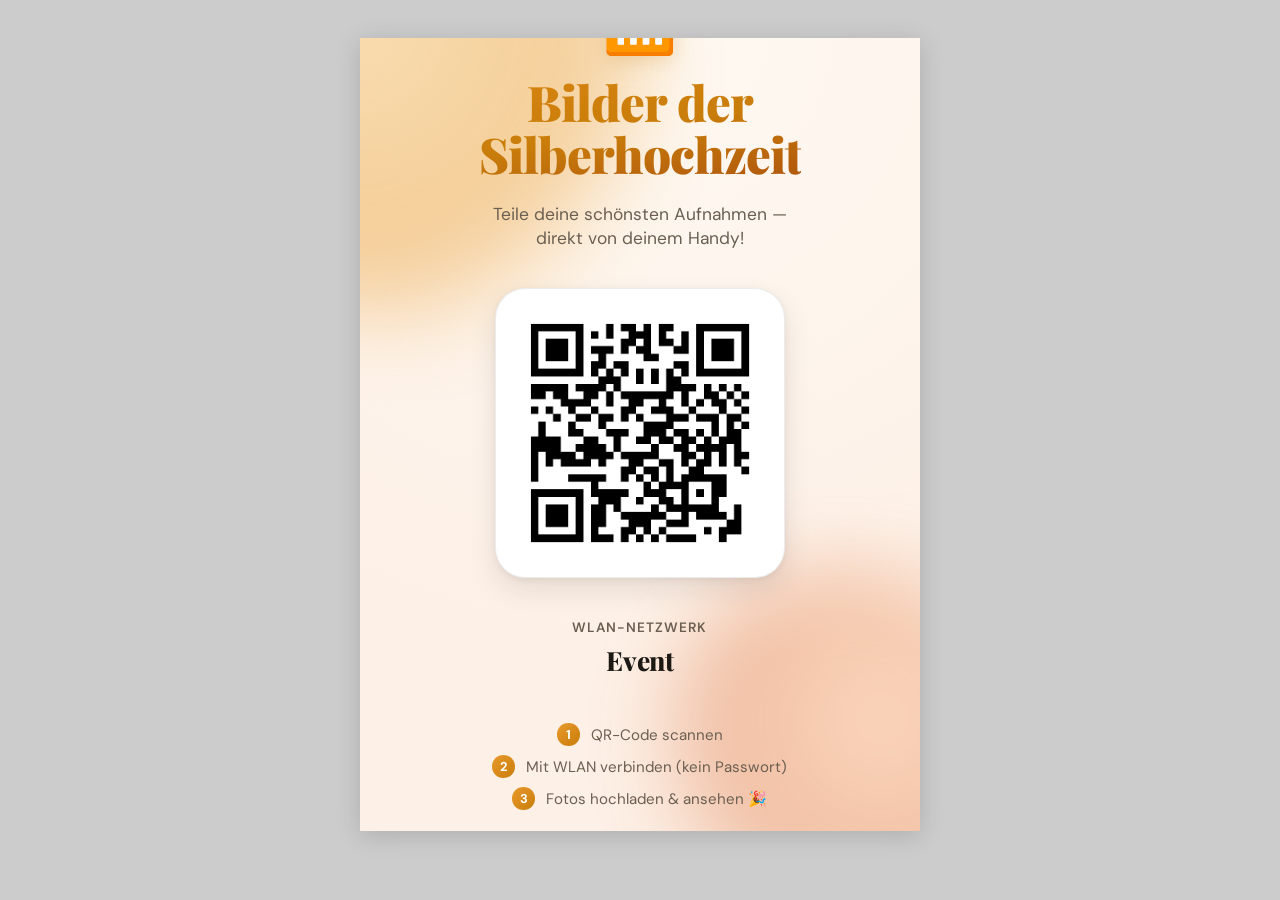
<file: wifi-card.html>
<!doctype html>
<html lang="de">
<head>
<meta charset="utf-8">
<title>WLAN-Karte · Party Fotos</title>
<link rel="preconnect" href="https://fonts.googleapis.com">
<link rel="preconnect" href="https://fonts.gstatic.com" crossorigin>
<link href="https://fonts.googleapis.com/css2?family=Playfair+Display:wght@700;800;900&family=DM+Sans:wght@400;500;600;700&display=swap" rel="stylesheet">
<style>
  :root {
    --bg-1: #FEF9F2;
    --bg-2: #FDF0E6;
    --amber: #C97D0A;
    --orange: #D45A1E;
    --ink: #1C1814;
    --ink-soft: #6B5F52;
    --line: rgba(28, 24, 20, 0.08);
    --display: "Playfair Display", "Times New Roman", serif;
    --body: "DM Sans", -apple-system, BlinkMacSystemFont, system-ui, sans-serif;
  }
  * { box-sizing: border-box; margin: 0; padding: 0; }
  html, body {
    background: #ccc;
    font-family: var(--body);
  }

  @media print {
    html, body { background: #fff; }
    .page { box-shadow: none !important; margin: 0 !important; }
  }

  /* A5-Karte: 148mm x 210mm */
  .page {
    width: 148mm;
    height: 210mm;
    margin: 10mm auto;
    background: radial-gradient(120% 80% at 50% 0%, var(--bg-1) 0%, var(--bg-2) 100%);
    box-shadow: 0 4px 24px rgba(0,0,0,0.15);
    display: flex;
    flex-direction: column;
    align-items: center;
    justify-content: center;
    text-align: center;
    padding: 14mm 12mm;
    position: relative;
    overflow: hidden;
  }

  .blob {
    position: absolute;
    border-radius: 50%;
    filter: blur(40px);
    opacity: 0.45;
    z-index: 0;
  }
  .blob.b1 {
    width: 120mm; height: 120mm;
    left: -40mm; top: -40mm;
    background: radial-gradient(circle at 30% 30%, #F5C46E, #E89A2B 55%, transparent 75%);
  }
  .blob.b2 {
    width: 100mm; height: 100mm;
    right: -30mm; bottom: -30mm;
    background: radial-gradient(circle at 60% 40%, #FFB279, #D45A1E 55%, transparent 75%);
    opacity: 0.35;
  }

  .content { position: relative; z-index: 1; display: flex; flex-direction: column; align-items: center; gap: 6mm; }

  .icon {
    font-size: 16mm;
    line-height: 1;
    filter: drop-shadow(0 4px 10px rgba(201,125,10,0.25));
  }

  h1 {
    font-family: var(--display);
    font-weight: 900;
    font-size: 13mm;
    letter-spacing: -0.02em;
    line-height: 1.05;
    background: linear-gradient(170deg, #D78410 0%, #C97D0A 50%, #B0570E 100%);
    -webkit-background-clip: text; background-clip: text;
    -webkit-text-fill-color: transparent;
  }

  .tagline {
    font-size: 4.6mm;
    color: var(--ink-soft);
    max-width: 90mm;
    line-height: 1.4;
  }

  .qr-box {
    background: #fff;
    border-radius: 8mm;
    padding: 7mm;
    box-shadow: 0 2px 6px rgba(28,24,20,0.06), 0 12px 28px rgba(28,24,20,0.10);
    border: 1px solid var(--line);
    margin-top: 4mm;
  }
  .qr-box img {
    width: 62mm;
    height: 62mm;
    display: block;
  }

  .wifi-name {
    margin-top: 5mm;
    font-family: var(--display);
    font-weight: 800;
    font-size: 7mm;
    color: var(--ink);
    letter-spacing: -0.01em;
  }
  .wifi-name .label {
    display: block;
    font-family: var(--body);
    font-weight: 600;
    font-size: 3.6mm;
    color: var(--ink-soft);
    text-transform: uppercase;
    letter-spacing: 0.08em;
    margin-bottom: 1.5mm;
  }

  .steps {
    margin-top: 6mm;
    display: flex;
    flex-direction: column;
    gap: 2.5mm;
    font-size: 4mm;
    color: var(--ink-soft);
  }
  .steps .step {
    display: flex;
    align-items: center;
    gap: 3mm;
    justify-content: center;
  }
  .steps .num {
    display: inline-flex;
    align-items: center;
    justify-content: center;
    width: 6mm; height: 6mm;
    border-radius: 50%;
    background: linear-gradient(135deg, #E89A2B, #C97D0A);
    color: #fff;
    font-weight: 700;
    font-size: 3.4mm;
    flex-shrink: 0;
  }

  .footer {
    margin-top: 7mm;
    font-size: 3.4mm;
    color: var(--ink-soft);
    opacity: 0.75;
  }
</style>
</head>
<body>
  <div class="page">
    <div class="blob b1"></div>
    <div class="blob b2"></div>
    <div class="content">
      <div class="icon">📶</div>
      <h1>Bilder der<br>Silberhochzeit</h1>
      <p class="tagline">Teile deine schönsten Aufnahmen — direkt von deinem Handy!</p>

      <div class="qr-box">
        <img src="[data-uri]" alt="WLAN QR-Code">
      </div>

      <div class="wifi-name">
        <span class="label">WLAN-Netzwerk</span>
        Event
      </div>

      <div class="steps">
        <div class="step"><span class="num">1</span> QR-Code scannen</div>
        <div class="step"><span class="num">2</span> Mit WLAN verbinden (kein Passwort)</div>
        <div class="step"><span class="num">3</span> Fotos hochladen &amp; ansehen 🎉</div>
      </div>

      <div class="footer">Kein Internet nötig — alles läuft lokal vor Ort</div>
    </div>
  </div>
</body>
</html>
</file>
<file: styles.css>
/* Party Fotos — shared styles */
:root {
  --bg-1: #FEF9F2;
  --bg-2: #FDF0E6;
  --cream: #F7F3ED;
  --amber: #C97D0A;
  --amber-light: #E89A2B;
  --orange: #D45A1E;
  --ink: #1C1814;
  --ink-soft: #6B5F52;
  --ink-mute: #9A8C7C;
  --card: #FFFFFF;
  --line: rgba(28, 24, 20, 0.08);
  --shadow-sm: 0 1px 2px rgba(28,24,20,0.04), 0 2px 8px rgba(28,24,20,0.06);
  --shadow-md: 0 2px 6px rgba(28,24,20,0.05), 0 12px 32px rgba(28,24,20,0.09);
  --shadow-lg: 0 4px 12px rgba(201,125,10,0.18), 0 18px 48px rgba(212,90,30,0.22);
  --r-sm: 12px;
  --r-md: 18px;
  --r-lg: 24px;
  --r-xl: 28px;
  --safe-top: env(safe-area-inset-top, 0px);
  --safe-bot: env(safe-area-inset-bottom, 0px);
  --display: "Playfair Display", "Times New Roman", serif;
  --body: "DM Sans", -apple-system, BlinkMacSystemFont, system-ui, sans-serif;
}

* { box-sizing: border-box; -webkit-tap-highlight-color: transparent; }
html, body { margin: 0; padding: 0; }

html {
  background: var(--bg-1);
}

body {
  font-family: var(--body);
  color: var(--ink);
  min-height: 100vh;
  min-height: 100svh;
  background: radial-gradient(120% 80% at 50% 0%, var(--bg-1) 0%, var(--bg-2) 100%);
  overflow-x: hidden;
  -webkit-font-smoothing: antialiased;
  font-feature-settings: "ss01", "cv11";
  letter-spacing: -0.005em;
}

/* ====== Animated background blobs ====== */
.blobs {
  position: fixed;
  inset: 0;
  z-index: 0;
  pointer-events: none;
  overflow: hidden;
}
.blob {
  position: absolute;
  border-radius: 50%;
  filter: blur(60px);
  opacity: 0.55;
  will-change: transform;
}
.blob.b1 {
  width: 360px; height: 360px;
  left: -110px; top: -60px;
  background: radial-gradient(circle at 30% 30%, #F5C46E, #E89A2B 55%, transparent 75%);
  animation: drift1 18s ease-in-out infinite;
}
.blob.b2 {
  width: 320px; height: 320px;
  right: -100px; top: 18%;
  background: radial-gradient(circle at 60% 40%, #FFB279, #D45A1E 55%, transparent 75%);
  opacity: 0.4;
  animation: drift2 22s ease-in-out infinite;
}
.blob.b3 {
  width: 380px; height: 380px;
  left: 50%; bottom: -130px;
  transform: translateX(-50%);
  background: radial-gradient(circle at 50% 50%, #F8D89C, #C97D0A 60%, transparent 78%);
  opacity: 0.35;
  animation: drift3 26s ease-in-out infinite;
}
@keyframes drift1 {
  0%,100% { transform: translate(0,0) scale(1); }
  50% { transform: translate(40px, 30px) scale(1.08); }
}
@keyframes drift2 {
  0%,100% { transform: translate(0,0) scale(1); }
  50% { transform: translate(-35px, 50px) scale(1.1); }
}
@keyframes drift3 {
  0%,100% { transform: translate(-50%,0) scale(1); }
  50% { transform: translate(calc(-50% + 30px), -40px) scale(1.05); }
}

/* ====== App shell ====== */
.app {
  position: relative;
  z-index: 1;
  max-width: 480px;
  margin: 0 auto;
  min-height: 100vh;
  min-height: 100svh;
  padding-top: calc(var(--safe-top) + 8px);
}

.app.has-nav {
  padding-bottom: calc(96px + var(--safe-bot));
}

/* ====== Typography ====== */
.display {
  font-family: var(--display);
  font-weight: 800;
  color: var(--amber);
  letter-spacing: -0.025em;
  line-height: 0.95;
  margin: 0;
}
.tagline {
  font-family: var(--body);
  color: var(--ink-soft);
  font-size: 17px;
  line-height: 1.4;
  margin: 0;
  letter-spacing: -0.01em;
}

/* ====== Entrance animations ====== */
.enter {
  opacity: 0;
  transform: translateY(14px);
  animation: enter .7s cubic-bezier(.2,.7,.2,1) forwards;
}
.enter-1 { animation-delay: 0.05s; }
.enter-2 { animation-delay: 0.16s; }
.enter-3 { animation-delay: 0.28s; }
.enter-4 { animation-delay: 0.40s; }
.enter-5 { animation-delay: 0.52s; }
@keyframes enter {
  to { opacity: 1; transform: translateY(0); }
}

/* ====== Buttons ====== */
.btn {
  font: 600 16px/1 var(--body);
  border: 0; background: none; cursor: pointer; color: inherit;
  display: inline-flex; align-items: center; gap: 8px;
  -webkit-user-select: none; user-select: none;
}
.btn:active { transform: translateY(1px); }

.btn-amber {
  width: 100%;
  min-height: 56px;
  padding: 16px 20px;
  border-radius: 16px;
  color: #fff;
  font-weight: 700;
  font-size: 17px;
  letter-spacing: -0.01em;
  background: linear-gradient(135deg, #E89A2B 0%, #C97D0A 50%, #D45A1E 100%);
  box-shadow:
    0 1px 0 rgba(255,255,255,0.25) inset,
    0 -2px 0 rgba(120,60,5,0.18) inset,
    var(--shadow-lg);
  justify-content: center;
  transition: transform .12s ease, box-shadow .2s ease, filter .2s ease;
}
.btn-amber:hover { filter: brightness(1.04); }
.btn-amber:active {
  transform: translateY(1px);
  box-shadow:
    0 1px 0 rgba(255,255,255,0.2) inset,
    0 -1px 0 rgba(120,60,5,0.18) inset,
    0 2px 8px rgba(201,125,10,0.25);
}
.btn-amber[disabled] {
  filter: grayscale(.4) opacity(.6);
  pointer-events: none;
}

.btn-pill {
  display: inline-flex; align-items: center; gap: 8px;
  padding: 12px 22px;
  border-radius: 999px;
  background: #fff;
  border: 1px solid var(--line);
  font-weight: 500;
  font-size: 15px;
  color: var(--ink);
  box-shadow: var(--shadow-sm);
  text-decoration: none;
  transition: transform .12s ease, box-shadow .2s ease;
}
.btn-pill:hover { box-shadow: var(--shadow-md); }
.btn-pill:active { transform: translateY(1px); }

/* ====== Bottom Navigation ====== */
.bottom-nav {
  position: fixed;
  left: 0; right: 0; bottom: 0;
  z-index: 50;
  background: rgba(255,255,255,0.85);
  backdrop-filter: saturate(160%) blur(18px);
  -webkit-backdrop-filter: saturate(160%) blur(18px);
  border-top: 1px solid var(--line);
  padding-bottom: var(--safe-bot);
}
.bottom-nav-inner {
  max-width: 480px;
  margin: 0 auto;
  display: grid;
  grid-template-columns: repeat(3, 1fr);
  height: 64px;
}
.nav-item {
  display: flex;
  flex-direction: column;
  align-items: center;
  justify-content: center;
  gap: 4px;
  text-decoration: none;
  color: var(--ink-mute);
  font-size: 12px;
  font-weight: 600;
  letter-spacing: -0.005em;
  position: relative;
  transition: color .15s ease;
}
.nav-item .ico {
  font-size: 22px;
  line-height: 1;
  filter: saturate(0.4) opacity(0.55);
  transition: filter .2s ease, transform .2s ease;
}
.nav-item.active {
  color: var(--amber);
}
.nav-item.active .ico {
  filter: none;
  transform: translateY(-1px);
}
.nav-item.active::before {
  content: "";
  position: absolute;
  top: 8px;
  width: 28px; height: 3px;
  border-radius: 2px;
  background: linear-gradient(90deg, #E89A2B, #D45A1E);
}

/* ====== Cards ====== */
.action-card {
  display: flex;
  align-items: center;
  gap: 16px;
  padding: 18px;
  border-radius: var(--r-lg);
  text-decoration: none;
  color: inherit;
  background: var(--card);
  box-shadow: var(--shadow-md);
  border: 1px solid var(--line);
  transition: transform .15s ease, box-shadow .2s ease;
}
.action-card:hover {
  transform: translateY(-2px);
  box-shadow: 0 6px 16px rgba(28,24,20,0.06), 0 24px 48px rgba(28,24,20,0.1);
}
.action-card:active { transform: translateY(0); }

.action-card.primary {
  background: linear-gradient(135deg, #FFF4DF 0%, #FFE5C2 100%);
  border-color: rgba(201,125,10,0.18);
  box-shadow:
    0 1px 0 rgba(255,255,255,0.6) inset,
    0 6px 18px rgba(232,154,43,0.18),
    0 18px 40px rgba(212,90,30,0.12);
}

.action-card .icon-tile {
  flex: 0 0 56px;
  width: 56px; height: 56px;
  border-radius: 14px;
  background: rgba(255,255,255,0.7);
  border: 1px solid rgba(28,24,20,0.05);
  display: flex; align-items: center; justify-content: center;
  font-size: 30px;
  line-height: 1;
  box-shadow: 0 1px 2px rgba(28,24,20,0.04);
}
.action-card.primary .icon-tile {
  background: linear-gradient(135deg, #FFF, #FFEBCC);
}
.action-card .copy { display: flex; flex-direction: column; gap: 3px; min-width: 0; }
.action-card .title {
  font-weight: 700;
  font-size: 17px;
  letter-spacing: -0.015em;
  color: var(--ink);
}
.action-card .subtitle {
  font-size: 13px;
  color: var(--ink-soft);
  letter-spacing: -0.005em;
}
.action-card .chev {
  margin-left: auto;
  color: var(--ink-mute);
  font-size: 18px;
  opacity: 0.6;
}
.action-card.primary .chev { color: var(--amber); opacity: 1; }

/* ====== Footer version ====== */
.version {
  text-align: center;
  font-size: 12px;
  color: var(--ink-mute);
  letter-spacing: 0.04em;
  margin-top: auto;
  padding: 16px 0 calc(20px + var(--safe-bot));
  opacity: 0.7;
}

/* ====== Generic emoji "art" ====== */
.emoji-art {
  font-size: 64px;
  line-height: 1;
  filter: drop-shadow(0 6px 14px rgba(212,90,30,0.18));
  display: inline-block;
  animation: bob 4.2s ease-in-out infinite;
}
@keyframes bob {
  0%,100% { transform: translateY(0) rotate(-1deg); }
  50% { transform: translateY(-6px) rotate(2deg); }
}
</file>
